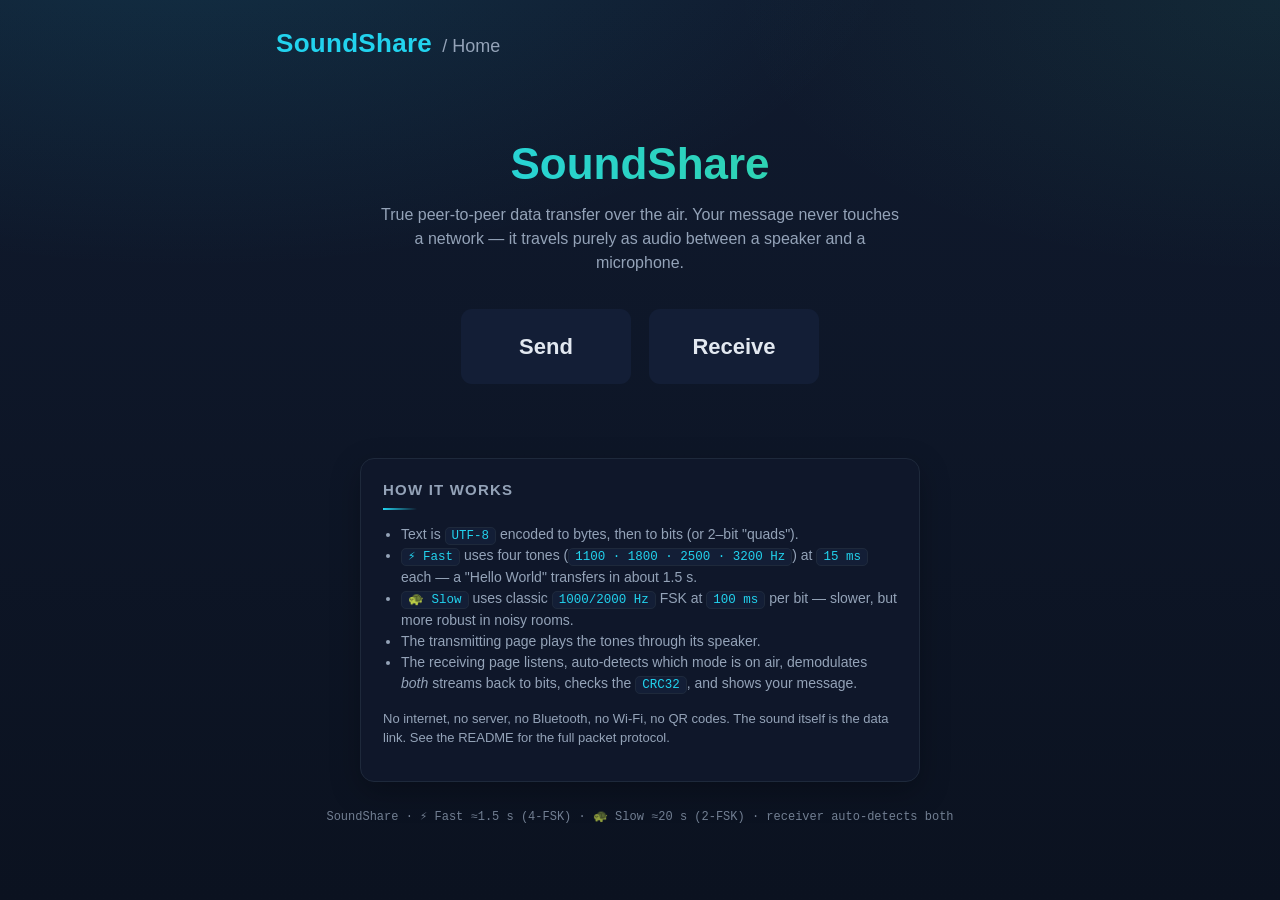
<file: index.html>
<!DOCTYPE html>
<html lang="en">
<head>
  <meta charset="UTF-8">
  <meta name="viewport" content="width=device-width, initial-scale=1.0">
  <meta name="description" content="SoundShare — transfer text between devices using only sound (FSK tones through speakers and microphones).">
  <title>SoundShare — Acoustic Data Transfer</title>
  <link rel="stylesheet" href="css/style.css">
</head>
<body>
  <div class="wrap">
    <header class="top">
      <a class="brand" href="index.html">SoundShare</a>
      <span class="crumb">/ Home</span>
    </header>

    <main>
      <section class="hero">
        <h1>SoundShare</h1>
        <p class="tagline">
          True peer-to-peer data transfer over the air. Your message never
          touches a network — it travels purely as audio between a speaker and
          a microphone.
        </p>

        <div class="actions">
          <a class="btn btn-send" href="send.html">Send</a>
          <a class="btn btn-receive" href="receive.html">Receive</a>
        </div>
      </section>

      <section class="card how">
        <h2>How it works</h2>
        <ul>
          <li>Text is <span class="inline-code">UTF-8</span> encoded to bytes, then to bits (or 2&ndash;bit "quads").</li>
          <li><span class="inline-code">⚡ Fast</span> uses four tones (<span class="inline-code">1100 &middot; 1800 &middot; 2500 &middot; 3200 Hz</span>) at
              <span class="inline-code">15 ms</span> each — a "Hello World" transfers in about 1.5 s.</li>
          <li><span class="inline-code">🐢 Slow</span> uses classic <span class="inline-code">1000/2000 Hz</span> FSK at
              <span class="inline-code">100 ms</span> per bit — slower, but more robust in noisy rooms.</li>
          <li>The transmitting page plays the tones through its speaker.</li>
          <li>The receiving page listens, auto-detects which mode is on air,
              demodulates <em>both</em> streams back to bits, checks the
              <span class="inline-code">CRC32</span>, and shows your message.</li>
        </ul>
        <p class="muted">
          No internet, no server, no Bluetooth, no Wi-Fi, no QR codes. The sound
          itself is the data link. See the README for the full packet protocol.
        </p>
      </section>
    </main>

    <footer>SoundShare · ⚡ Fast ≈1.5 s (4-FSK) · 🐢 Slow ≈20 s (2-FSK) · receiver auto-detects both</footer>
  </div>
</body>
</html>
</file>
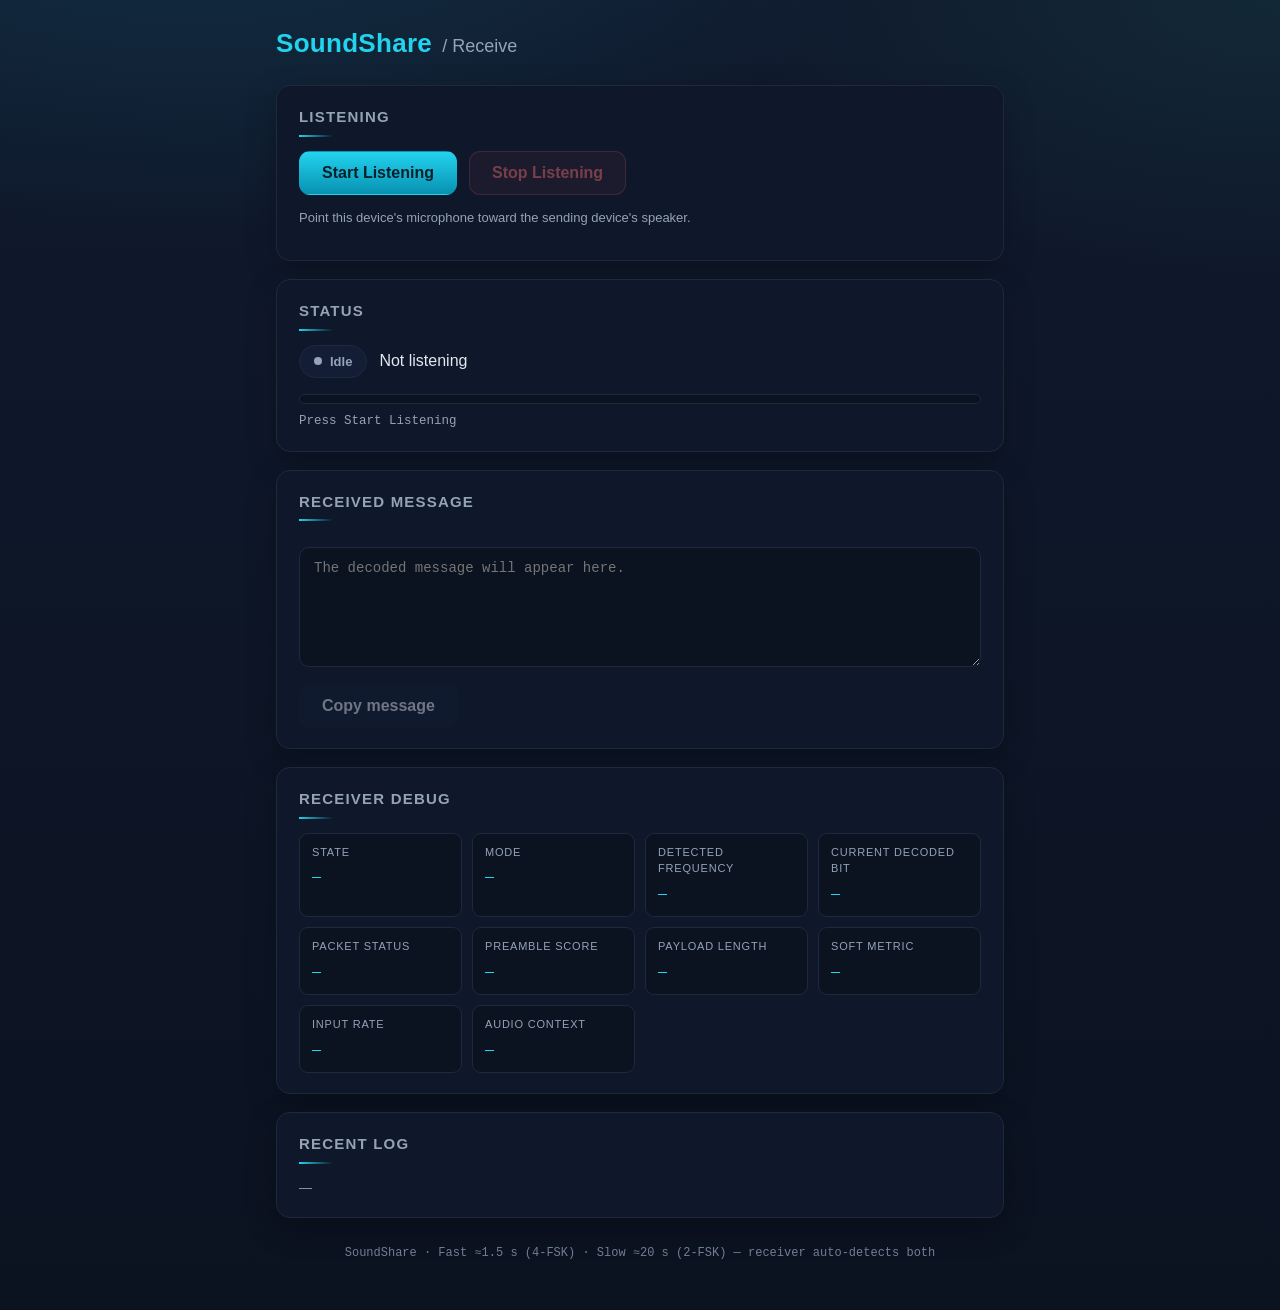
<file: receive.html>
<!DOCTYPE html>
<html lang="en">
<head>
  <meta charset="UTF-8">
  <meta name="viewport" content="width=device-width, initial-scale=1.0">
  <meta name="description" content="SoundShare receiver — demodulate FSK audio tones from your microphone back into text.">
  <title>SoundShare — Receive</title>
  <link rel="stylesheet" href="css/style.css">
</head>
<body>
  <div class="wrap">
    <header class="top">
      <a class="brand" href="index.html">SoundShare</a>
      <span class="crumb">/ Receive</span>
    </header>

    <main>
      <section class="card">
        <h2>Listening</h2>
        <div class="controls">
          <button id="listenBtn" class="btn primary">Start Listening</button>
          <button id="stopBtn" class="btn stop" disabled>Stop Listening</button>
        </div>
        <p class="muted">
          Point this device's microphone toward the sending device's speaker.
        </p>
      </section>

      <section class="card">
        <h2>Status</h2>
        <div class="statusline">
          <span id="statusPill" class="pill idle">Idle</span>
          <span id="statusText">Not listening</span>
        </div>

        <div class="progress">
          <div id="progressBar" class="progressbar"></div>
        </div>
        <div id="progressLabel" class="muted">Press Start Listening</div>
      </section>

      <section class="card">
        <h2>Received message</h2>
        <textarea id="received" class="msgbox" rows="5" readonly
          placeholder="The decoded message will appear here."></textarea>
        <div class="controls">
          <button id="copyBtn" class="btn" disabled>Copy message</button>
        </div>
      </section>

      <section class="card">
        <h2>Receiver debug</h2>
        <div class="debuggrid">
          <div><label>State</label><output id="dbgState">—</output></div>
          <div><label>Mode</label><output id="dbgMode">—</output></div>
          <div><label>Detected frequency</label><output id="dbgFreq">—</output></div>
          <div><label>Current decoded bit</label><output id="dbgBit">—</output></div>
          <div><label>Packet status</label><output id="dbgPacket">—</output></div>
          <div><label>Preamble score</label><output id="dbgScore">—</output></div>
          <div><label>Payload length</label><output id="dbgLen">—</output></div>
          <div><label>Soft metric</label><output id="dbgSoft">—</output></div>
          <div><label>Input rate</label><output id="dbgFps">—</output></div>
          <div><label>Audio context</label><output id="dbgCtx">—</output></div>
        </div>
      </section>

      <section class="card">
        <h2>Recent log</h2>
        <pre id="log" class="muted" style="white-space:pre-wrap;margin:0;font-family:inherit;">—</pre>
      </section>
    </main>

    <footer>SoundShare · Fast ≈1.5 s (4-FSK) · Slow ≈20 s (2-FSK) — receiver auto-detects both</footer>
  </div>

  <script src="js/crc.js"></script>
  <script src="js/encoder.js"></script>
  <script src="js/decoder.js"></script>
  <script src="js/quaddecoder.js"></script>
  <script src="js/audio.js"></script>
  <script>
    (() => {
      "use strict";

      const el = (id) => document.getElementById(id);
      const listenBtn = el("listenBtn");
      const stopBtn = el("stopBtn");
      const copyBtn = el("copyBtn");
      const received = el("received");
      const pill = el("statusPill");
      const statusText = el("statusText");
      const progressBar = el("progressBar");
      const progressLabel = el("progressLabel");
      const log = el("log");
      const dbg = {
        state: el("dbgState"), mode: el("dbgMode"), freq: el("dbgFreq"),
        bit: el("dbgBit"), packet: el("dbgPacket"), score: el("dbgScore"),
        len: el("dbgLen"), soft: el("dbgSoft"), fps: el("dbgFps"),
        ctx: el("dbgCtx"),
      };

      const rx = new SS.Audio.Receiver();

      /* Preamble progress for the "Mesh/Listening" step indicator:
         total symbols for the current message as it streams in. */
      let lastSymbols = 0;
      let lastMessageLen = 0;

      /* Capture-health watchdog: browsers/OSes occasionally gag the mic graph
         (sleep, device switch). If no frames arrive for a few seconds while we
         are supposed to be listening, self-recover by restarting capture. */
      let captureAliveAt = Date.now();
      let listening = false;
      let autoRestarts = 0;
      let healthTimer = null;
      let lastFrameIndex = 0;
      let lastHeartbeatAt = 0;
      let rateConfigured = false;

      /* ------------------------------------------------------------ */
      /* Status helpers                                                */
      /* ------------------------------------------------------------ */

      function setStatus(name, text) {
        pill.className = "pill " + name;
        pill.textContent =
          name === "decoding" ? "Decoding"
          : name === "received" ? "Message received"
          : name === "error" ? "Transmission error"
          : name.charAt(0).toUpperCase() + name.slice(1);
        statusText.textContent = text;
      }

      function setProgress(frac, label) {
        progressBar.style.width = Math.max(0, Math.min(100, frac * 100)) + "%";
        progressLabel.textContent = label;
      }

      function appendLog(line) {
        const stamp = new Date().toLocaleTimeString();
        log.textContent = (log.textContent === "—" ? "" : log.textContent + "\n") +
          "[" + stamp + "] " + line;
        log.scrollTop = log.scrollHeight;
      }

      /* ------------------------------------------------------------ */
      /* Dual-mode decoder router                                  */
      /* ------------------------------------------------------------ */
      /* The receiver runs BOTH demodulators on the same PCM stream:
           "fast" — QuadDecoder (4-FSK, 15 ms symbols, ~1.5 s/message)
           "slow" — FskDecoder  (2-FSK, 100 ms symbols)
         whichever acquires a real lock first "owns" the panel/status/log; the
         other keeps listening silently and picks up the next packet. Errors
         from an idle decoder are suppressed so ambient noise can't spam the
         log. */

      let activeId = null;
      const MODE_LABEL = { fast: "Fast (4-FSK)", slow: "Slow (2-FSK)" };

      function makeHandlers(id) {
        return {
          onSync(meta) {
            if (activeId !== null && activeId !== id) return;
            activeId = id;
            setStatus("decoding",
              MODE_LABEL[id] + " preamble locked — decoding packet…");
            setProgress(0.1, "Synchronised (score " +
              meta.score.toFixed(2) + ") — receiving…");
            appendLog("[" + id + "] Preamble detected (score " +
              meta.score.toFixed(2) + ").");
          },

          onMessage(text, meta) {
            activeId = null;
            received.value = text;
            lastMessageLen = meta.bytes;
            lastSymbols = meta.totalBits;
            copyBtn.disabled = false;
            setStatus("received", "Message received (" + meta.bytes +
              " bytes · " + meta.totalBits + " bits, " + MODE_LABEL[id] +
              ") — CRC32 verified.");
            setProgress(1, "Packet verified with CRC32 — complete.");
            appendLog("[" + id + "] Message received: " + JSON.stringify(text));
          },

          onError(reason) {
            /* Only surface errors that belong to the currently-active decoder
               (i.e. a real transmission failed). Idle-decoder noise is ignored. */
            if (activeId !== null && activeId !== id) return;
            activeId = null;
            setStatus("error", reason);
            setProgress(0, "Packet rejected — listening for the next transmission.");
            appendLog("[" + id + "] Error: " + reason);
          },

          onDebug(d) {
            /* Single live panel: the active decoder while a lock is held,
               otherwise the fast mode's live readout (the default). */
            if (activeId === null) {
              if (id !== "fast") return;
            } else if (activeId !== id) {
              return;
            }
            dbg.state.textContent = d.state;
            dbg.mode.textContent = activeId ? MODE_LABEL[activeId] : "Fast (4-FSK)";
            dbg.freq.textContent = d.measuredHz ? d.measuredHz + " Hz" : "—";
            dbg.bit.textContent = d.lastBit == null ? "—" : String(d.lastBit);
            dbg.packet.textContent = d.bitProgress;
            dbg.score.textContent = d.score ? d.score.toFixed(2) : "—";
            dbg.len.textContent = d.payloadLen == null ? "—" : d.payloadLen + " B";
            dbg.soft.textContent = d.lastSoft;
            dbg.ctx.textContent = rx.ctx ? rx.ctx.state :
              (d.frameIndex ? "closed" : "—");

            /* Liveness heartbeat for the watchdog + frames/sec readout. */
            const now = Date.now();
            if (d.frameIndex) {
              if (lastFrameIndex && now - lastHeartbeatAt < 5000) {
                const dt = (now - lastHeartbeatAt) / 1000;
                const fps = dt > 0 ? (d.frameIndex - lastFrameIndex) / dt : 0;
                if (fps > 0) dbg.fps.textContent = fps.toFixed(0) + " f/s";
              }
              lastFrameIndex = d.frameIndex;
              lastHeartbeatAt = now;
              captureAliveAt = now;
            }

            /* While decoding, animate the progress bar with received symbols. */
            if (d.state === "synced" && d.totalSymbols > 0) {
              setProgress(Math.min(0.95, d.symbolIndex / d.totalSymbols),
                "Decoding " + d.symbolIndex + " / " + d.totalSymbols + " symbols");
            }
          },
        };
      }

      const decFast = new SS.QuadDecoder(
        makeHandlers("fast"), { sampleRate: 44100 });
      const decSlow = new SS.Decoder(
        makeHandlers("slow"), { sampleRate: 44100 });

      const ALL_DECODERS = [decFast, decSlow];
      const configureRate = (fs) => {
        decFast.setSampleRate(fs);
        decSlow.setSampleRate(fs);
      };
      configureRate(44100); /* corrected from the live context on start() */

      /* ------------------------------------------------------------ */
      /* Start / stop                                                  */
      /* ------------------------------------------------------------ */

      async function startListening() {
        listenBtn.disabled = true;
        try {
          await rx.start((chunk) => {
            /* Configure the decoders with the real device rate before the
               first audio chunk is processed. */
            if (!rateConfigured && rx.ctx) {
              configureRate(rx.ctx.sampleRate);
              rateConfigured = true;
            }
            decFast.processSamples(chunk);
            decSlow.processSamples(chunk);
          });
        } catch (e) {
          setStatus("error", "Microphone unavailable — " + e.message);
          appendLog("getUserMedia failed: " + e.message);
          listenBtn.disabled = false;
          return;
        }
        if (rx.ctx && rx.ctx.state === "running") {
          configureRate(rx.ctx.sampleRate);
        }
        stopBtn.disabled = false;
        copyBtn.disabled = received.value.length === 0;
        setStatus("listening", "Listening on the microphone…");
        appendLog("Listening started (sample rate " + rx.ctx.sampleRate + " Hz).");
        received.readOnly = true;

        listening = true;
        autoRestarts = 0;
        captureAliveAt = Date.now();
        if (healthTimer) clearInterval(healthTimer);
        healthTimer = setInterval(healthCheck, 1500);
      }

      async function stopListening() {
        listenBtn.disabled = false;
        stopBtn.disabled = true;
        listening = false;
        activeId = null;
        if (healthTimer) { clearInterval(healthTimer); healthTimer = null; }
        try { await rx.stop(); } catch (e) { /* noop */ }
        ALL_DECODERS.forEach((d) => d.reset());
        setStatus("idle", "Stopped listening.");
        appendLog("Listening stopped.");
        dbg.state.textContent = "—";
        dbg.mode.textContent = "—";
        dbg.freq.textContent = "—";
        dbg.bit.textContent = "—";
        dbg.packet.textContent = "—";
        dbg.score.textContent = "—";
        dbg.soft.textContent = "—";
        dbg.fps.textContent = "—";
      }

      /* ------------------------------------------------------------ */
      /* Capture health watchdog                                       */
      /* ------------------------------------------------------------ */

      async function healthCheck() {
        if (!listening) return;
        if (Date.now() - captureAliveAt < 3000) return; /* frames flowing */

        if (autoRestarts >= 2) {
          clearInterval(healthTimer);
          healthTimer = null;
          setStatus("error",
            "Microphone capture stalled for several seconds and did not recover " +
            "automatically. Press Stop, then Start — or reload the page.");
          appendLog("Capture stalled; automatic recovery exhausted (3 attempts).");
          await stopListening();
          return;
        }

        autoRestarts++;
        appendLog("Health check: no audio frames for 3s — restarting receiver " +
          "(attempt " + autoRestarts + " of 3).");
        setStatus("listening", "Recovering audio capture…");
        try { await rx.stop(); } catch (e) { /* noop */ }
        ALL_DECODERS.forEach((d) => d.reset());
        activeId = null;
        captureAliveAt = Date.now();
        try {
          await rx.start((chunk) => {
            if (!rateConfigured && rx.ctx) {
              configureRate(rx.ctx.sampleRate);
              rateConfigured = true;
            }
            decFast.processSamples(chunk);
            decSlow.processSamples(chunk);
          });
          configureRate(rx.ctx.sampleRate);
          setStatus("listening", "Listening on the microphone…");
          appendLog("Receiver restarted by health check.");
        } catch (e) {
          setStatus("error", "Receiver restart failed — " + e.message);
          appendLog("Receiver restart failed: " + e.message);
          await stopListening();
        }
      }

      listenBtn.addEventListener("click", startListening);
      stopBtn.addEventListener("click", stopListening);

      copyBtn.addEventListener("click", async () => {
        try {
          await navigator.clipboard.writeText(received.value);
          appendLog("Message copied to clipboard.");
        } catch (e) {
          /* Clipboard API may be denied; fall back to select-all. */
          received.select();
        }
      });
    })();
  </script>
</body>
</html>
</file>
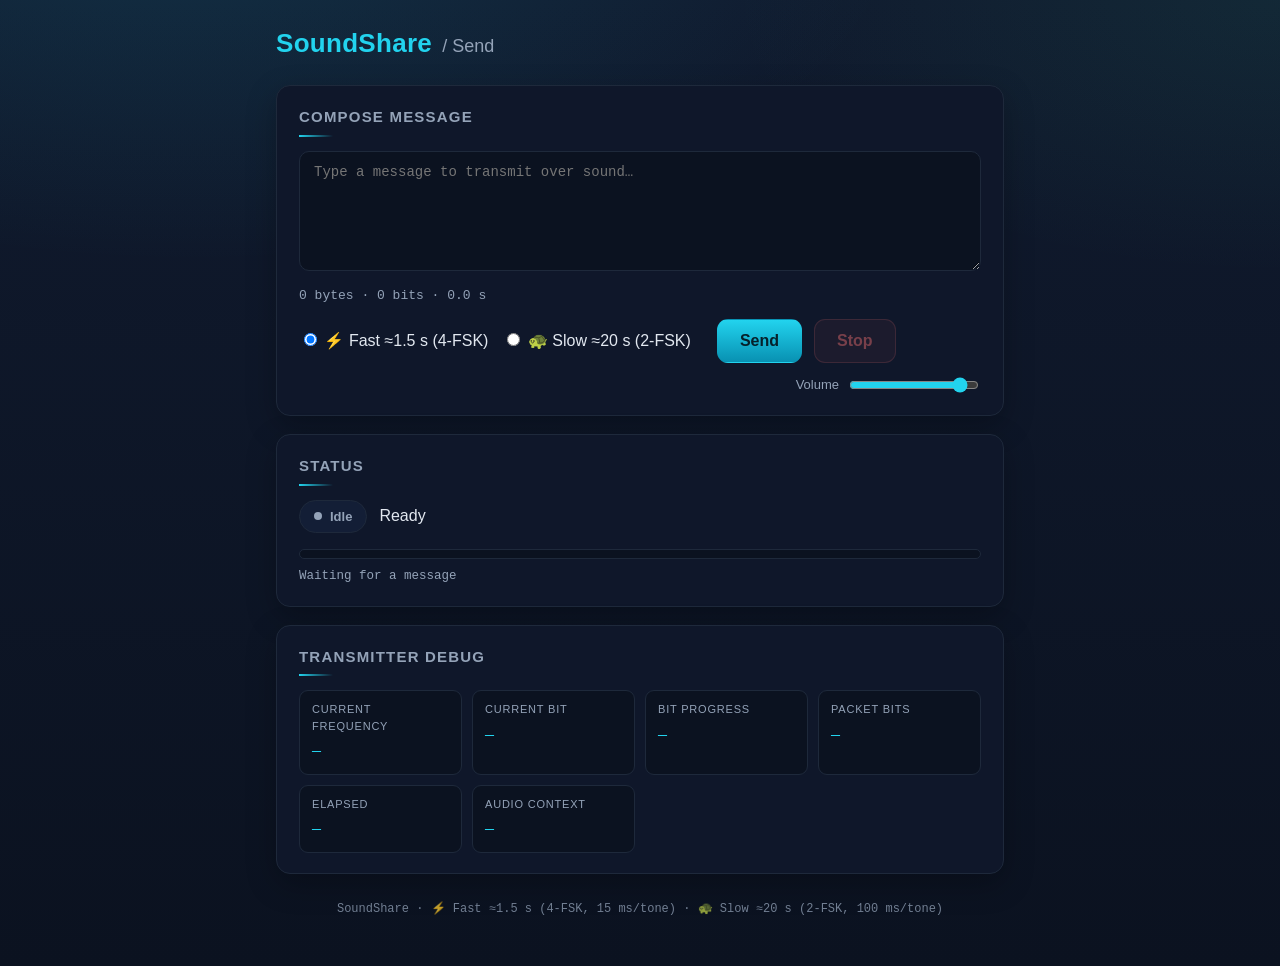
<file: send.html>
<!DOCTYPE html>
<html lang="en">
<head>
  <meta charset="UTF-8">
  <meta name="viewport" content="width=device-width, initial-scale=1.0">
  <meta name="description" content="SoundShare sender — encode text into FSK audio tones and transmit through your speaker.">
  <title>SoundShare — Send</title>
  <link rel="stylesheet" href="css/style.css">
</head>
<body>
  <div class="wrap">
    <header class="top">
      <a class="brand" href="index.html">SoundShare</a>
      <span class="crumb">/ Send</span>
    </header>

    <main>
      <section class="card">
        <h2>Compose message</h2>
        <textarea id="message" rows="5" maxlength="2048"
          placeholder="Type a message to transmit over sound…"></textarea>
        <div class="meta" id="metaText">0 bytes · 0 bits · 0.0 s</div>

        <div class="controls">
          <div class="modegroup" style="display:inline-flex;gap:14px;align-items:center;margin-right:14px">
            <span><input type="radio" name="mode" id="modeFast" checked>
              <label for="modeFast" style="margin:0">⚡ Fast ≈1.5 s (4-FSK)</label></span>
            <span><input type="radio" name="mode" id="modeSlow">
              <label for="modeSlow" style="margin:0">🐢 Slow ≈20 s (2-FSK)</label></span>
          </div>
          <button id="sendBtn" class="btn primary">Send</button>
          <button id="stopBtn" class="btn stop" disabled>Stop</button>
          <label class="vol">Volume
            <input type="range" id="volume" min="0" max="1" step="0.05" value="0.9">
          </label>
        </div>
      </section>

      <section class="card">
        <h2>Status</h2>
        <div class="statusline">
          <span id="statusPill" class="pill idle">Idle</span>
          <span id="statusText">Ready</span>
        </div>
        <div class="progress">
          <div id="progressBar" class="progressbar"></div>
        </div>
        <div id="progressLabel" class="muted">Waiting for a message</div>
      </section>

      <section class="card">
        <h2>Transmitter debug</h2>
        <div class="debuggrid">
          <div><label>Current frequency</label><output id="dbgFreq">—</output></div>
          <div><label>Current bit</label><output id="dbgBit">—</output></div>
          <div><label>Bit progress</label><output id="dbgProgress">—</output></div>
          <div><label>Packet bits</label><output id="dbgTotal">—</output></div>
          <div><label>Elapsed</label><output id="dbgElapsed">—</output></div>
          <div><label>Audio context</label><output id="dbgCtx">—</output></div>
        </div>
      </section>
    </main>

    <footer>SoundShare · ⚡ Fast ≈1.5 s (4-FSK, 15 ms/tone) · 🐢 Slow ≈20 s (2-FSK, 100 ms/tone)</footer>
  </div>

  <script src="js/crc.js"></script>
  <script src="js/encoder.js"></script>
  <script src="js/audio.js"></script>
  <script>
    (() => {
      "use strict";

      const el = (id) => document.getElementById(id);
      const message = el("message");
      const sendBtn = el("sendBtn");
      const stopBtn = el("stopBtn");
      const volume = el("volume");
      const modeFast = el("modeFast");
      const metaText = el("metaText");
      const pill = el("statusPill");
      const statusText = el("statusText");
      const progressBar = el("progressBar");
      const progressLabel = el("progressLabel");
      const dbg = {
        freq: el("dbgFreq"), bit: el("dbgBit"), prog: el("dbgProgress"),
        total: el("dbgTotal"), elapsed: el("dbgElapsed"), ctx: el("dbgCtx"),
      };

      const tx = new SS.Audio.Transmitter();

      const MODE = {
        fast: { label: "Fast", encode: SS.Encoder.encodeTextQuad,
                play: (pkt, o) => tx.playQuads(pkt.quads, o),
                unit: "symbol", toneOf: (pkt, i) => SS.Protocol.QUAD_TONES[pkt.quads[i]] + " Hz" },
        slow: { label: "Slow", encode: SS.Encoder.encodeText,
                play: (pkt, o) => tx.play(pkt.packetBits, o),
                unit: "bit", toneOf: (pkt, i) => (pkt.packetBits[i] ? "2000 Hz" : "1000 Hz") },
      };
      const currentMode = () => (modeFast.checked ? MODE.fast : MODE.slow);

      /* ------------------------------------------------------------ */
      /* Small UI helpers                                              */
      /* ------------------------------------------------------------ */

      function setStatus(name, text) {
        pill.className = "pill " + name;
        pill.textContent = name.charAt(0).toUpperCase() + name.slice(1);
        statusText.textContent = text;
      }

      function setProgress(frac, label) {
        progressBar.style.width = Math.max(0, Math.min(100, frac * 100)) + "%";
        progressLabel.textContent = label;
      }

      function formatDuration(seconds) {
        if (seconds < 60) return seconds.toFixed(1) + " s";
        const m = Math.floor(seconds / 60);
        const s = Math.round(seconds - m * 60);
        return m + " min " + s + " s";
      }

      /* ------------------------------------------------------------ */
      /* Live stats while typing                                       */
      /* ------------------------------------------------------------ */

      function updateStats() {
        const mode = currentMode();
        try {
          const p = mode.encode(message.value);
          metaText.textContent =
            p.byteCount + " byte" + (p.byteCount === 1 ? "" : "s") + " · " +
            (p.totalBits ? p.totalBits + " bits · " : p.totalSymbols + " symbols · ") +
            "~" + formatDuration(p.durationSeconds) +
            (mode === MODE.fast ? " (fast)" : " (slow)");
        } catch (e) {
          metaText.textContent = message.value.trim()
            ? "⚠ " + e.message
            : "0 bytes · 0 bits · 0.0 s";
        }
      }
      message.addEventListener("input", updateStats);
      modeFast.addEventListener("change", updateStats);
      document.querySelectorAll("input[name=mode]").forEach((r) =>
        r.addEventListener("change", updateStats));
      updateStats();

      /* ------------------------------------------------------------ */
      /* Transmission                                                  */
      /* ------------------------------------------------------------ */

      async function send() {
        if (tx.playing) return;

        const text = message.value;
        if (!text.trim()) {
          setStatus("error", "Message is empty — type something first.");
          return;
        }

        const mode = currentMode();
        const P = SS.Protocol;
        const unit = mode.unit;

        /* Phase 1: encoding. */
        let packet;
        try {
          setStatus("encoding", "Encoding text (" + mode.label + ")…");
          await new Promise((r) => setTimeout(r, 40)); /* paint the pill */
          packet = mode.encode(text);
        } catch (e) {
          setStatus("error", "Encoding failed: " + e.message);
          return;
        }

        const totalBits = packet.totalBits || packet.totalSymbols * 2;
        dbg.total.textContent =
          (packet.totalSymbols || packet.totalBits) + " " + unit + "s" +
          (mode === MODE.fast ? " (~" + totalBits + " bits)" : "");
        dbg.ctx.textContent = tx.ctx ? tx.ctx.state : "new";

        sendBtn.disabled = true;
        stopBtn.disabled = false;

        /* Phase 2: transmitting (tones on air). */
        setStatus("transmitting",
          "Playing " + (packet.totalSymbols || packet.totalBits) +
          " " + unit + "s…");

        const done = mode.play(packet, {
          volume: parseFloat(volume.value),
          onProgress: (doneN, totalN) => {
            const secs = doneN *
              (mode === MODE.fast ? P.QUAD_SYMBOL_SECONDS : P.SYMBOL_SECONDS);
            const freq = doneN < totalN ? mode.toneOf(packet, doneN) : "—";
            setProgress(doneN / totalN,
              doneN + " / " + totalN + " " + unit + "s · " +
              formatDuration(secs) + " elapsed");
            dbg.freq.textContent = freq;
            dbg.bit.textContent = doneN < totalN
              ? String(packet.quads ? packet.quads[doneN] : packet.packetBits[doneN])
              : "—";
            dbg.prog.textContent = doneN + " / " + totalN;
            dbg.elapsed.textContent = formatDuration(secs);
          },
        });

        setProgress(0, "Tones scheduled — transmission starting…");

        let aborted = false;
        try {
          aborted = await done;
        } catch (e) {
          /* play() itself never rejects; safety net only. */
        }

        /* Phase 3: complete (or stopped — handled by the Stop button). */
        if (aborted) return;
        setProgress(1, "All tones emitted.");
        setStatus("complete", "Transmission complete in ~" +
          formatDuration(packet.durationSeconds) + " (0.2 s lead-in).");

        dbg.freq.textContent = "—";
        dbg.bit.textContent = "—";
        dbg.prog.textContent = "—";
        dbg.elapsed.textContent = "—";

        sendBtn.disabled = false;
        stopBtn.disabled = true;
      }

      stopBtn.addEventListener("click", async () => {
        await tx.stop();
        setProgress(0, "Stopped by user.");
        setStatus("error", "Transmission stopped.");
        dbg.freq.textContent = "—";
        dbg.bit.textContent = "—";
        dbg.prog.textContent = "—";
        dbg.elapsed.textContent = "—";
        sendBtn.disabled = false;
        stopBtn.disabled = true;
      });

      sendBtn.addEventListener("click", send);

      /* Cmd/Ctrl+Enter sends from the textarea. */
      message.addEventListener("keydown", (e) => {
        if ((e.metaKey || e.ctrlKey) && e.key === "Enter") send();
      });
    })();
  </script>
</body>
</html>
</file>
<file: css/style.css>
/* ==========================================================================
   SoundShare — global stylesheet
   Dark "instrument panel" look shared by all three pages.
   ========================================================================== */

:root {
  --bg-0: #0b1220;
  --bg-1: #101a2e;
  --panel: #0f172a;
  --panel-2: #131e36;
  --border: #1e293b;
  --text: #e2e8f0;
  --muted: #94a3b8;
  --accent: #22d3ee;
  --accent-dim: rgba(34, 211, 238, 0.12);
  --good: #34d399;
  --good-dim: rgba(52, 211, 153, 0.12);
  --warn: #fbbf24;
  --warn-dim: rgba(251, 191, 36, 0.12);
  --err: #f87171;
  --err-dim: rgba(248, 113, 113, 0.12);
  --mono: "SF Mono", "Cascadia Code", Menlo, Consolas, "Liberation Mono", monospace;
}

* {
  box-sizing: border-box;
}

html,
body {
  margin: 0;
  padding: 0;
}

body {
  min-height: 100vh;
  color: var(--text);
  font-family: -apple-system, BlinkMacSystemFont, "Segoe UI", Roboto, Helvetica, Arial, sans-serif;
  background:
    radial-gradient(1200px 600px at 15% -10%, rgba(34, 211, 238, 0.12), transparent 60%),
    radial-gradient(1000px 500px at 100% 0%, rgba(52, 211, 153, 0.08), transparent 55%),
    linear-gradient(180deg, var(--bg-1), var(--bg-0));
  line-height: 1.5;
}

.wrap {
  max-width: 760px;
  margin: 0 auto;
  padding: 24px 16px 48px;
}

/* ---------- header / brand ---------- */

.top {
  display: flex;
  align-items: baseline;
  gap: 10px;
  margin-bottom: 22px;
}

.brand {
  color: var(--accent);
  font-size: 26px;
  font-weight: 800;
  letter-spacing: 0.3px;
  text-decoration: none;
}

.brand:hover {
  text-decoration: none;
  color: #7dd3fc;
}

.crumb {
  color: var(--muted);
  font-size: 18px;
}

/* ---------- cards ---------- */

.card {
  background: var(--panel);
  border: 1px solid var(--border);
  border-radius: 14px;
  padding: 20px 22px;
  margin-bottom: 18px;
  box-shadow: 0 10px 30px rgba(0, 0, 0, 0.25);
}

.card h2 {
  margin: 0 0 14px;
  font-size: 15px;
  font-weight: 600;
  text-transform: uppercase;
  letter-spacing: 1.2px;
  color: var(--muted);
}

.card h2::after {
  content: "";
  display: block;
  width: 34px;
  height: 2px;
  margin-top: 6px;
  background: linear-gradient(90deg, var(--accent), transparent);
}

/* ---------- hero / index ---------- */

.hero {
  text-align: center;
  padding: 46px 20px 30px;
}

.hero h1 {
  font-size: 44px;
  margin: 0 0 6px;
  background: linear-gradient(90deg, var(--accent), var(--good));
  -webkit-background-clip: text;
  background-clip: text;
  -webkit-text-fill-color: transparent;
}

.hero .tagline {
  color: var(--muted);
  margin: 0 auto 8px;
  max-width: 520px;
}

.actions {
  display: flex;
  gap: 18px;
  justify-content: center;
  margin: 34px 0 10px;
}

.actions .btn {
  min-width: 170px;
  padding: 20px 30px;
  font-size: 22px;
  text-decoration: none;
}

.btn-send {
  background: linear-gradient(180deg, #22d3ee, #0891b2);
  color: #06212b;
}

.btn-send:hover {
  background: linear-gradient(180deg, #38ddf8, #0ea5c4);
  transform: translateY(-2px);
}

.btn-receive {
  background: linear-gradient(180deg, #34d399, #059669);
  color: #05281b;
}

.btn-receive:hover {
  background: linear-gradient(180deg, #4adeb0, #10b981);
  transform: translateY(-2px);
}

.how {
  margin: 34px auto 0;
  max-width: 560px;
  text-align: left;
  font-size: 14px;
  color: var(--muted);
}

.how ul {
  padding-left: 18px;
}

.how code,
.inline-code {
  font-family: var(--mono);
  background: var(--panel-2);
  border: 1px solid var(--border);
  border-radius: 5px;
  padding: 1px 6px;
  font-size: 12.5px;
  color: var(--accent);
}

/* ---------- buttons ---------- */

.btn {
  display: inline-flex;
  align-items: center;
  justify-content: center;
  gap: 8px;
  border: 1px solid transparent;
  border-radius: 11px;
  padding: 12px 22px;
  font-size: 16px;
  font-weight: 700;
  cursor: pointer;
  color: var(--text);
  background: var(--panel-2);
  transition: transform 0.08s ease, background 0.15s ease, filter 0.15s ease;
}

.btn:hover:not(:disabled) {
  transform: translateY(-1px);
  filter: brightness(1.08);
}

.btn:disabled {
  opacity: 0.45;
  cursor: not-allowed;
}

.btn.primary {
  background: linear-gradient(180deg, #22d3ee, #0891b2);
  color: #06212b;
}

.btn.stop {
  background: var(--err-dim);
  color: var(--err);
  border-color: rgba(248, 113, 113, 0.35);
}

.controls {
  display: flex;
  align-items: center;
  gap: 12px;
  flex-wrap: wrap;
  margin-top: 14px;
}

.controls .btn {
  flex: 0 0 auto;
}

.vol {
  display: inline-flex;
  align-items: center;
  gap: 8px;
  margin-left: auto;
  color: var(--muted);
  font-size: 13px;
}

input[type="range"] {
  accent-color: var(--accent);
  width: 130px;
}

/* ---------- text areas ---------- */

textarea {
  width: 100%;
  resize: vertical;
  min-height: 120px;
  background: var(--bg-0);
  border: 1px solid var(--border);
  border-radius: 10px;
  color: var(--text);
  font-family: var(--mono);
  font-size: 14px;
  padding: 12px 14px;
  outline: none;
  transition: border-color 0.15s ease, box-shadow 0.15s ease;
}

textarea:focus {
  border-color: var(--accent);
  box-shadow: 0 0 0 3px var(--accent-dim);
}

textarea[readonly] {
  color: var(--text);
}

.meta {
  margin-top: 8px;
  font-size: 13px;
  color: var(--muted);
  font-family: var(--mono);
}

/* ---------- status ---------- */

.statusline {
  display: flex;
  align-items: center;
  gap: 12px;
}

.pill {
  display: inline-flex;
  align-items: center;
  gap: 8px;
  padding: 6px 14px;
  border-radius: 999px;
  font-size: 13px;
  font-weight: 700;
  background: var(--panel-2);
  border: 1px solid var(--border);
  color: var(--muted);
  white-space: nowrap;
}

.pill::before {
  content: "";
  width: 8px;
  height: 8px;
  border-radius: 50%;
  background: currentColor;
}

/* pulse animation for "active" states */
.pill.listening::before,
.pill.transmitting::before,
.pill.decoding::before {
  animation: pulse 1.1s ease-in-out infinite;
}

@keyframes pulse {
  0%, 100% { opacity: 1; transform: scale(1); }
  50% { opacity: 0.35; transform: scale(0.7); }
}

.pill.idle { color: var(--muted); }

.pill.encoding { color: var(--warn); background: var(--warn-dim); border-color: rgba(251, 191, 36, 0.35); }

.pill.listening,
.pill.transmitting { color: var(--accent); background: var(--accent-dim); border-color: rgba(34, 211, 238, 0.35); }

.pill.decoding { color: var(--warn); background: var(--warn-dim); border-color: rgba(251, 191, 36, 0.35); }

.pill.complete,
.pill.received { color: var(--good); background: var(--good-dim); border-color: rgba(52, 211, 153, 0.35); }

.pill.error { color: var(--err); background: var(--err-dim); border-color: rgba(248, 113, 113, 0.35); }

.progress {
  margin: 16px 0 8px;
  height: 10px;
  border-radius: 999px;
  background: var(--bg-0);
  border: 1px solid var(--border);
  overflow: hidden;
}

.progressbar {
  height: 100%;
  width: 0%;
  border-radius: 999px;
  background: linear-gradient(90deg, var(--accent), var(--good));
  transition: width 0.1s linear;
}

#progressLabel {
  font-family: var(--mono);
  font-size: 12.5px;
}

/* ---------- debug panel ---------- */

.debuggrid {
  display: grid;
  grid-template-columns: repeat(auto-fit, minmax(150px, 1fr));
  gap: 10px;
}

.debuggrid > div {
  background: var(--bg-0);
  border: 1px solid var(--border);
  border-radius: 9px;
  padding: 10px 12px;
}

.debuggrid label {
  display: block;
  font-size: 11px;
  text-transform: uppercase;
  letter-spacing: 0.8px;
  color: var(--muted);
  margin-bottom: 4px;
}

.debuggrid output {
  font-family: var(--mono);
  font-size: 15px;
  color: var(--accent);
  word-break: break-all;
}

.msgbox {
  margin-top: 12px;
}

.msgbox + .controls {
  margin-top: 10px;
}

.muted {
  color: var(--muted);
  font-size: 13px;
}

footer {
  margin-top: 26px;
  text-align: center;
  font-family: var(--mono);
  font-size: 12px;
  color: var(--muted);
  opacity: 0.75;
}
</file>
